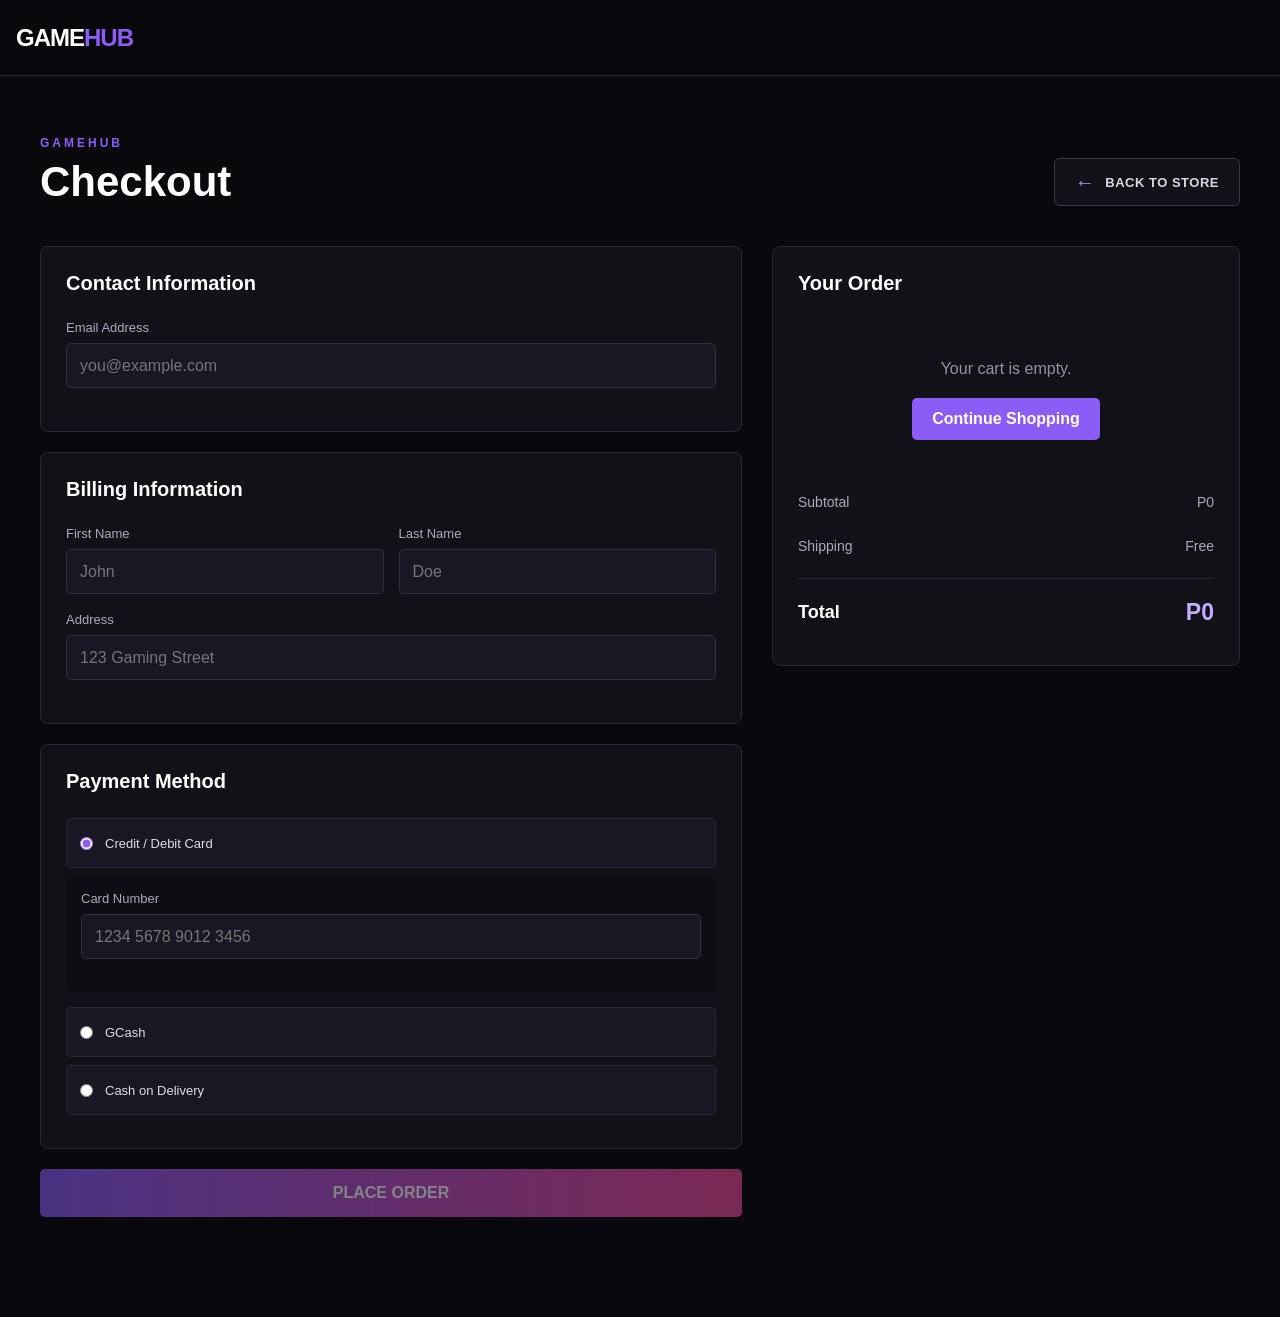
<file: checkout.html>
<!DOCTYPE html>
<html lang="en">
<head>
    <meta charset="UTF-8">
    <meta name="viewport" content="width=device-width, initial-scale=1.0">
    <title>GameHub - Checkout</title>
    <link rel="stylesheet" href="css/style.css">
</head>
<body>

<header>
    <nav class="navbar">
        <a href="index.html" class="logo">GAME<span>HUB</span></a>
    </nav>
</header>

<main class="checkout-page">

    <div class="checkout-header">
        <div class="checkout-header-top">
            <div>
                <p>GAMEHUB</p>
                <h1>Checkout</h1>
            </div>

            <a href="index.html" class="back-store-btn">
                <span>←</span>
                BACK TO STORE
            </a>
        </div>
    </div>

    <div class="checkout-layout">

        <section class="checkout-form">

            <div class="checkout-box">
                <h2>Contact Information</h2>

                <label for="email">Email Address</label>
                <input
                    type="email"
                    id="email"
                    placeholder="you@example.com"
                    required
                >
            </div>

            <div class="checkout-box">
                <h2>Billing Information</h2>

                <div class="input-row">
                    <div>
                        <label for="firstName">First Name</label>
                        <input
                            type="text"
                            id="firstName"
                            placeholder="John"
                            required
                        >
                    </div>

                    <div>
                        <label for="lastName">Last Name</label>
                        <input
                            type="text"
                            id="lastName"
                            placeholder="Doe"
                            required
                        >
                    </div>
                </div>

                <label for="address">Address</label>
                <input
                    type="text"
                    id="address"
                    placeholder="123 Gaming Street"
                    required
                >
            </div>

            <div class="checkout-box">
                <h2>Payment Method</h2>

                <label class="payment-option">
                    <input type="radio" name="payment" value="card" checked>
                    <span>Credit / Debit Card</span>
                </label>

                <div class="card-fields">
                    <label for="cardNumber">Card Number</label>
                    <input
                        type="text"
                        id="cardNumber"
                        placeholder="1234 5678 9012 3456"
                    >
                </div>

                <label class="payment-option">
                    <input type="radio" name="payment" value="gcash">
                    <span>GCash</span>
                </label>

                <label class="payment-option">
                    <input type="radio" name="payment" value="cod">
                    <span>Cash on Delivery</span>
                </label>
            </div>

            <button class="place-order" id="placeOrder">
                PLACE ORDER
            </button>

        </section>

        <aside class="order-summary">
            <div class="checkout-box">
                <h2>Your Order</h2>

                <div id="checkoutItems"></div>

                <div class="summary-line">
                    <span>Subtotal</span>
                    <span id="subtotal">P0.00</span>
                </div>

                <div class="summary-line">
                    <span>Shipping</span>
                    <span>Free</span>
                </div>

                <div class="summary-line total-line">
                    <strong>Total</strong>
                    <strong id="checkoutTotal">P0.00</strong>
                </div>
            </div>
        </aside>

    </div>
</main>

<div class="success-modal" id="successModal">
    <div class="success-content">

        <div class="success-icon">✓</div>

        <h2>Order Placed!</h2>

        <p>Thank you for your purchase!</p>
        <p>Your order has been successfully placed.</p>

        <button id="backToStore" onclick="window.location.href='index.html'">
            Back to Store
        </button>


    </div>
</div>

<script src="js/checkout.js"></script>
</body>
</html>
</file>
<file: css/style.css>
* {
    margin: 0;
    padding: 0;
    box-sizing: border-box;
}

:root {
    --purple: #8b5cf6;
    --purple-dark: #6d28d9;
    --pink: #ec4899;
    --dark: #08080d;
    --dark-2: #11111a;
    --dark-3: #181824;
    --text: #fff;
    --muted: #9292a5;
    --border: #292936;
}

html {
    scroll-behavior: smooth;
}

body {
    font-family: Arial, Helvetica, sans-serif;
    color: var(--text);
    background: var(--dark);
}

body.modal-open {
    overflow: hidden;
}

button,
input {
    font: inherit;
}

button {
    border: 0;
    cursor: pointer;
}

a {
    color: inherit;
    text-decoration: none;
}

header {
    position: sticky;
    top: 0;
    z-index: 100;
    background: rgba(8, 8, 13, .94);
    backdrop-filter: blur(15px);
    border-bottom: 1px solid var(--border);
}

.navbar {
    width: min(1250px, calc(100% - 32px));
    min-height: 75px;
    margin: 0 auto;
    padding: 15px 0;
    display: flex;
    align-items: center;
    justify-content: space-between;
    gap: 30px;
}

.logo {
    flex-shrink: 0;
    font-size: 24px;
    font-weight: 900;
    letter-spacing: -1px;
    white-space: nowrap;
}

.logo span {
    color: var(--purple);
}

.search-box {
    flex: 1 1 460px;
    max-width: 520px;
    min-width: 260px;
    width: 100%;
    height: 44px;
    display: flex;
    overflow: hidden;
    background: var(--dark-3);
    border: 1px solid var(--border);
    border-radius: 7px;
}

.search-box input {
    flex: 1 1 auto;
    min-width: 0;
    width: 100%;
    padding: 0 15px;
    color: white;
    background: transparent;
    border: 0;
    outline: 0;
}

.search-box input::placeholder {
    color: #707080;
}

.search-box button {
    flex-shrink: 0;
    min-width: 120px;
    padding: 0 20px;
    color: white;
    background: var(--purple);
    font-weight: 700;
    white-space: nowrap;
    line-height: 1;
}

.search-box button:hover {
    background: var(--purple-dark);
}

.cart-btn {
    padding: 10px 15px;
    color: white;
    background: var(--purple);
    border-radius: 5px;
    font-weight: 800;
}

.cart-btn:hover {
    background: var(--purple-dark);
}

#cartCount {
    min-width: 24px;
    height: 24px;
    margin-left: 6px;
    display: inline-flex;
    align-items: center;
    justify-content: center;
    color: #4c1d95;
    background: #ddd6fe;
    border-radius: 50%;
    font-size: 13px;
    font-weight: 900;
}

.hero {
    min-height: 650px;
    display: flex;
    align-items: center;
    background:
        linear-gradient(90deg, #08080d 0%, rgba(8, 8, 13, .86) 35%, rgba(8, 8, 13, .25) 100%),
        url("../assets/bg.jpg") center/cover;
}

.hero-content {
    width: min(1250px, calc(100% - 32px));
    margin: 0 auto;
    padding: 60px 0;
}

.hero-label,
.section-label,
.banner p,
.checkout-header p {
    font-weight: 800;
    letter-spacing: 3px;
}

.hero-label {
    margin-bottom: 20px;
    color: #b69cff;
    font-size: 14px;
}

.hero h1 {
    max-width: 700px;
    margin-bottom: 30px;
    font-size: clamp(48px, 7vw, 85px);
    line-height: .9;
    letter-spacing: -4px;
}

.hero-content > p:not(.hero-label) {
    max-width: 500px;
    margin-bottom: 30px;
    color: #c0c0cc;
    font-size: 18px;
    line-height: 1.6;
}

.hero-btn,
#modalCartBtn,
.checkout-btn,
.place-order {
    color: white;
    background: linear-gradient(90deg, var(--purple), var(--pink));
    font-weight: 800;
}

.hero-btn {
    padding: 15px 28px;
    border-radius: 5px;
}

.hero-btn:hover {
    transform: translateY(-2px);
    box-shadow: 0 10px 30px rgba(139, 92, 246, .3);
}

.games-section {
    width: min(1250px, calc(100% - 32px));
    margin: 0 auto;
    padding: 90px 0;
}

.section-heading {
    margin-bottom: 40px;
    display: flex;
    align-items: end;
    justify-content: space-between;
    gap: 30px;
}

.section-label {
    margin-bottom: 8px;
    color: var(--purple);
    font-size: 12px;
}

.section-heading h2 {
    font-size: 38px;
}

.filters {
    display: flex;
    flex-wrap: wrap;
    gap: 8px;
}

.filter {
    padding: 10px 17px;
    color: #aaaabb;
    background: var(--dark-3);
    border: 1px solid var(--border);
    border-radius: 5px;
}

.filter:hover,
.filter.active {
    color: white;
    background: var(--purple);
    border-color: var(--purple);
}

.game-grid {
    display: grid;
    grid-template-columns: repeat(4, 1fr);
    gap: 22px;
}

.game-grid > .empty-checkout {
    grid-column: 1 / -1;
    min-height: 250px;
    display: flex;
    flex-direction: column;
    align-items: center;
    justify-content: center;
    padding: 40px 20px;
    text-align: center;
}

.empty-checkout h2 {
    margin-bottom: 5px;
    color: #9292a5;
}

.empty-checkout p {
    color: #9292a5;
}

.game-card {
    overflow: hidden;
    background: var(--dark-2);
    border: 1px solid var(--border);
    border-radius: 8px;
    cursor: pointer;
    transition: .25s;
}

.game-card:hover {
    transform: translateY(-7px);
    border-color: #4a3b70;
    box-shadow: 0 20px 40px rgba(0, 0, 0, .4);
}

.game-image {
    height: 280px;
    position: relative;
    overflow: hidden;
}

.game-image img {
    width: 100%;
    height: 100%;
    display: block;
    object-fit: cover;
    transition: .35s;
}

.game-card:hover .game-image img {
    transform: scale(1.07);
}

.game-tag {
    position: absolute;
    top: 12px;
    left: 12px;
    padding: 6px 9px;
    color: white;
    background: var(--purple);
    border-radius: 4px;
    font-size: 10px;
    font-weight: 800;
    text-transform: uppercase;
}

.game-info {
    padding: 18px;
}

.game-genre {
    color: var(--muted);
    font-size: 11px;
    letter-spacing: 1px;
    text-transform: uppercase;
}

.game-name {
    margin: 8px 0;
    font-size: 19px;
}

.game-bottom {
    display: flex;
    align-items: center;
    justify-content: space-between;
}

.price {
    font-size: 19px;
    font-weight: 800;
    color: #22d3ee;
}

.add-btn {
    width: 38px;
    height: 38px;
    color: white;
    background: var(--purple);
    border-radius: 5px;
    font-size: 21px;
}

.add-btn:hover {
    background: var(--pink);
}

.banner {
    max-width: 1210px;
    min-height: 300px;
    margin: 0 auto 90px;
    padding: 50px;
    display: flex;
    align-items: center;
    background:
        linear-gradient(90deg, rgba(20, 10, 45, .96), rgba(30, 10, 55, .6)),
        url("https://images.unsplash.com/photo-1550745165-9bc0b252726f?auto=format&fit=crop&w=1600&q=80") center/cover;
    border-radius: 10px;
}

.banner p {
    margin-bottom: 12px;
    color: #c4a8ff;
    font-size: 12px;
}

.banner h2 {
    margin-bottom: 25px;
    font-size: 42px;
    line-height: 1;
}

.banner button {
    padding: 13px 23px;
    color: white;
    background: var(--purple);
    border-radius: 5px;
    font-weight: 800;
}

.cart-overlay,
.game-modal,
.success-modal {
    position: fixed;
    inset: 0;
    background: rgba(0, 0, 0, .8);
    backdrop-filter: blur(8px);
}

.cart-overlay {
    z-index: 199;
    display: none;
    background: rgba(0, 0, 0, .65);
}

.cart-overlay.show {
    display: block;
}

.cart-sidebar {
    position: fixed;
    top: 0;
    right: -440px;
    z-index: 200;
    width: 440px;
    max-width: 100%;
    height: 100vh;
    display: flex;
    flex-direction: column;
    background: #111118;
    border-left: 1px solid var(--border);
    transition: .3s;
}

.cart-sidebar.open {
    right: 0;
}

.cart-header {
    height: 75px;
    padding: 0 25px;
    display: flex;
    align-items: center;
    justify-content: space-between;
    border-bottom: 1px solid var(--border);
}

.cart-header h2 {
    font-size: 22px;
}

#closeCart,
.modal-close {
    color: white;
    background: transparent;
}

#closeCart {
    font-size: 32px;
}

.cart-items {
    flex: 1;
    overflow-y: auto;
    padding: 20px;
}

.empty-cart,
.empty-checkout {
    padding: 40px 20px;
    color: var(--muted);
    text-align: center;
}

.empty-checkout button {
    margin-top: 20px;
    padding: 12px 20px;
    color: white;
    background: var(--purple);
    border-radius: 5px;
    font-weight: 700;
}

.cart-item,
.summary-game {
    display: flex;
    gap: 14px;
    padding: 15px 0;
    border-bottom: 1px solid var(--border);
}

.cart-item img,
.summary-game img {
    width: 75px;
    height: 85px;
    object-fit: cover;
    border-radius: 5px;
}

.cart-item-info,
.summary-game-info {
    flex: 1;
}

.cart-item-info h3,
.summary-game-info h3 {
    margin-bottom: 8px;
    font-size: 15px;
}

.cart-item-price,
.summary-game-price {
    color: #c4adff;
    font-weight: 700;
}

.quantity,
.checkout-quantity {
    display: flex;
    align-items: center;
    gap: 10px;
    margin-top: 10px;
}

.quantity button,
.checkout-quantity button {
    width: 28px;
    height: 28px;
    color: white;
    background: #252532;
    border-radius: 4px;
}

.remove-btn,
.checkout-remove {
    margin-top: 8px;
    padding: 5px 9px;
    color: #ef4444;
    background: transparent;
    border: 1px solid #3a2025;
    border-radius: 4px;
    font-size: 11px;
}

.remove-btn:hover,
.checkout-remove:hover {
    color: white;
    background: #ef4444;
}

.cart-footer {
    padding: 25px;
    border-top: 1px solid var(--border);
}

.cart-total,
.summary-line {
    display: flex;
    align-items: center;
    justify-content: space-between;
}

.cart-total {
    margin-bottom: 20px;
}

.cart-total strong,
.total-line strong:last-child {
    color: #c4adff;
    font-size: 23px;
}

.checkout-btn,
.place-order {
    width: 100%;
    padding: 15px;
    border-radius: 5px;
}

.toast {
    position: fixed;
    right: 25px;
    bottom: 25px;
    z-index: 1000;
    padding: 14px 20px;
    color: white;
    background: #252532;
    border: 1px solid #39394b;
    border-radius: 6px;
    transform: translateY(100px);
    opacity: 0;
    transition: .3s;
}

.toast.show {
    transform: translateY(0);
    opacity: 1;
}

.game-modal,
.success-modal {
    z-index: 500;
    display: none;
    align-items: center;
    justify-content: center;
    padding: 20px;
}

.game-modal.show,
.success-modal.show {
    display: flex;
}

.modal-content {
    position: relative;
    width: 850px;
    max-width: 100%;
    max-height: 90vh;
    display: grid;
    grid-template-columns: 40% 60%;
    overflow: hidden;
    background: #111118;
    border: 1px solid #30303e;
    border-radius: 10px;
}

.modal-content > img {
    width: 100%;
    height: 100%;
    min-height: 500px;
    object-fit: cover;
}

.modal-info {
    padding: 45px;
    overflow-y: auto;
}

.modal-close {
    position: absolute;
    top: 15px;
    right: 15px;
    z-index: 2;
    width: 38px;
    height: 38px;
    background: rgba(0, 0, 0, .6);
    border-radius: 50%;
    font-size: 25px;
}

.modal-info > span {
    color: #a78bfa;
    font-size: 12px;
    font-weight: 800;
    letter-spacing: 2px;
    text-transform: uppercase;
}

.modal-info h2 {
    margin: 12px 0;
    font-size: 38px;
}

#modalDescription {
    margin-bottom: 30px;
    color: #a5a5b5;
    line-height: 1.8;
}

.modal-details {
    display: grid;
    grid-template-columns: repeat(2, 1fr);
    gap: 12px;
    margin-bottom: 30px;
}

.modal-details div {
    padding: 14px;
    background: #1a1a24;
    border: 1px solid var(--border);
    border-radius: 6px;
}

.modal-details span {
    display: block;
    margin-bottom: 7px;
    color: #777788;
    font-size: 11px;
    text-transform: uppercase;
}

.modal-details strong {
    font-size: 13px;
}

.modal-bottom {
    padding-top: 20px;
    display: flex;
    align-items: center;
    justify-content: space-between;
    gap: 20px;
    border-top: 1px solid var(--border);
}

.modal-bottom > strong {
    color: #c4adff;
    font-size: 28px;
}

#modalCartBtn {
    padding: 14px 22px;
    border-radius: 5px;
}

footer {
    padding: 60px 20px 20px;
    background: #050507;
    border-top: 1px solid var(--border);
}

.footer-content {
    width: min(1250px, calc(100% - 32px));
    margin: 0 auto;
    display: grid;
    grid-template-columns: 1fr 1fr;
    gap: 60px;
}

.footer-brand p {
    max-width: 350px;
    margin-top: 15px;
    color: var(--muted);
    line-height: 1.7;
}

.footer-contact {
    display: flex;
    flex-direction: column;
    align-items: flex-start;
    gap: 12px;
}

.footer-contact h3 {
    margin-bottom: 5px;
    color: white;
    font-size: 15px;
    letter-spacing: 1px;
}

.footer-contact a {
    color: var(--muted);
    font-size: 14px;
    transition: .25s;
}

.footer-contact a:hover {
    color: var(--purple);
}

.copyright {
    width: min(1250px, calc(100% - 32px));
    margin: 50px auto 0;
    padding-top: 20px;
    color: #555563;
    border-top: 1px solid var(--border);
    font-size: 12px;
    text-align: center;
}

.checkout-page {
    width: min(1200px, calc(100% - 32px));
    margin: 0 auto;
    padding: 60px 0 100px;
}

.checkout-header {
    margin-bottom: 40px;
}

.checkout-header p {
    margin-bottom: 8px;
    color: var(--purple);
    font-size: 12px;
}

.checkout-header h1 {
    font-size: 42px;
}

.checkout-header-top {
    display: flex;
    align-items: flex-end;
    justify-content: space-between;
    gap: 25px;
}

.back-store-btn {
    display: inline-flex;
    align-items: center;
    gap: 10px;
    padding: 13px 20px;
    color: #d8d8e5;
    background: #111118;
    border: 1px solid #39394a;
    border-radius: 6px;
    font-size: 13px;
    font-weight: 800;
    letter-spacing: .5px;
    transition: .25s ease;
}

.back-store-btn span {
    color: #a78bfa;
    font-size: 20px;
    line-height: 1;
    transition: .25s ease;
}

.back-store-btn:hover {
    color: white;
    background: #1b1b27;
    border-color: var(--purple);
    transform: translateX(-3px);
    box-shadow: 0 8px 25px rgba(139, 92, 246, .15);
}

.back-store-btn:hover span {
    transform: translateX(-3px);
    color: #c4adff;
}

.checkout-layout {
    display: grid;
    grid-template-columns: 1.5fr 1fr;
    gap: 30px;
    align-items: start;
}

.checkout-form {
    display: flex;
    flex-direction: column;
    gap: 20px;
}

.checkout-box {
    padding: 25px;
    background: #111118;
    border: 1px solid var(--border);
    border-radius: 8px;
}

.checkout-box h2 {
    margin-bottom: 25px;
    font-size: 20px;
}

.checkout-box label {
    display: block;
    margin-bottom: 8px;
    color: #aaaabb;
    font-size: 13px;
}

.checkout-box input {
    width: 100%;
    height: 45px;
    margin-bottom: 18px;
    padding: 0 13px;
    color: white;
    background: var(--dark-3);
    border: 1px solid #30303e;
    border-radius: 5px;
    outline: none;
}

.checkout-box input:focus {
    border-color: var(--purple);
}

.input-row {
    display: grid;
    grid-template-columns: 1fr 1fr;
    gap: 15px;
}

.payment-option {
    min-height: 50px;
    margin-bottom: 10px;
    padding: 13px;
    display: flex !important;
    align-items: center;
    gap: 12px;
    color: #dddde5 !important;
    background: var(--dark-3);
    border: 1px solid var(--border);
    border-radius: 5px;
}

.payment-option input {
    width: auto;
    height: auto;
    margin: 0;
    accent-color: var(--purple);
}

.card-fields {
    padding: 15px;
    margin-bottom: 15px;
    background: #0d0d13;
    border-radius: 5px;
}

.order-summary {
    position: sticky;
    top: 100px;
}

.summary-game img {
    width: 60px;
    height: 70px;
}

.summary-game-price {
    font-size: 18px;
    font-weight: 800;
}

.checkout-quantity {
    margin-top: 10px;
}

.summary-line {
    padding: 14px 0;
    color: #aaaabb;
    font-size: 14px;
}

.total-line {
    margin-top: 10px;
    padding-top: 20px;
    color: white;
    border-top: 1px solid var(--border);
    font-size: 18px;
}

.success-content {
    width: 450px;
    max-width: 100%;
    padding: 45px 30px;
    text-align: center;
    background: #111118;
    border: 1px solid #30303e;
    border-radius: 10px;
    box-shadow: 0 25px 80px rgba(0, 0, 0, .6);
}

.success-icon {
    width: 70px;
    height: 70px;
    margin: 0 auto 20px;
    display: flex;
    align-items: center;
    justify-content: center;
    color: white;
    background: #22c55e;
    border-radius: 50%;
    font-size: 35px;
    font-weight: bold;
}

.success-content h2 {
    margin-bottom: 15px;
    font-size: 30px;
}

.success-content p {
    margin-bottom: 8px;
    color: #9999aa;
}

#backToStore {
    width: 100%;
    margin-top: 20px;
    padding: 15px;
    color: white;
    background: linear-gradient(90deg, var(--purple), var(--pink));
    border-radius: 5px;
    font-weight: 800;
}

/* =========================
   RESPONSIVE FIXES
   ========================= */

@media (max-width: 1100px) {
    .navbar,
    .hero-content,
    .games-section,
    .footer-content,
    .copyright {
        max-width: 100%;
    }

    .navbar {
        gap: 20px;
    }

    .search-box {
        width: 100%;
        max-width: 430px;
    }

    .game-grid {
        grid-template-columns: repeat(3, minmax(0, 1fr));
    }

    .banner {
        margin-left: 20px;
        margin-right: 20px;
    }
}

@media (max-width: 900px) {
    .game-grid {
        grid-template-columns: repeat(2, minmax(0, 1fr));
    }

    .section-heading {
        align-items: flex-start;
        flex-direction: column;
    }

    .filters {
        width: 100%;
    }

    .hero {
        min-height: 580px;
    }

    .hero-content {
        padding: 50px 25px;
    }

    .checkout-layout {
        grid-template-columns: 1fr;
    }

    .order-summary {
        position: static;
        grid-row: 1;
    }

    .checkout-form {
        grid-row: 2;
    }

    .modal-content {
        width: min(850px, 95vw);
        grid-template-columns: 1fr;
        max-height: 90vh;
        overflow-y: auto;
    }

    .modal-content > img {
        width: 100%;
        height: 300px;
        min-height: 0;
    }

    .modal-info {
        padding: 30px;
    }

    .footer-content {
        grid-template-columns: 1fr;
        gap: 35px;
    }
}

@media (max-width: 700px) {
    .navbar {
        min-height: auto;
        padding: 14px 16px;
        flex-wrap: wrap;
        gap: 12px;
    }

    .logo {
        font-size: 21px;
    }

    .cart-btn {
        margin-left: auto;
        padding: 9px 12px;
    }

    .search-box {
        order: 3;
        width: 100%;
        max-width: none;
        flex-basis: 100%;
    }

    .search-box button {
        min-width: 96px;
    }

    .hero {
        min-height: 520px;
        background:
            linear-gradient(
                180deg,
                rgba(8, 8, 13, .82),
                rgba(8, 8, 13, .95)
            ),
            url("../assets/bg.jpg") center/cover;
    }

    .hero-content {
        padding: 60px 20px;
    }

    .hero h1 {
        max-width: 100%;
        font-size: clamp(42px, 12vw, 60px);
        line-height: .95;
        letter-spacing: -2px;
    }

    .hero-content > p:not(.hero-label) {
        font-size: 16px;
        line-height: 1.5;
    }

    .games-section {
        padding: 55px 16px;
    }

    .section-heading {
        margin-bottom: 28px;
    }

    .section-heading h2 {
        font-size: 32px;
    }

    .filters {
        gap: 6px;
    }

    .filter {
        padding: 8px 12px;
        font-size: 13px;
    }

    .game-grid {
        grid-template-columns: 1fr;
        gap: 16px;
    }

    .game-image {
        height: clamp(240px, 70vw, 360px);
    }

    .game-info {
        padding: 16px;
    }

    .banner {
        min-height: 280px;
        margin: 0 16px 55px;
        padding: 35px 25px;
    }

    .banner h2 {
        font-size: clamp(28px, 8vw, 38px);
    }

    .cart-sidebar {
        width: 100%;
        right: -100%;
    }

    .cart-header {
        height: 65px;
        padding: 0 18px;
    }

    .cart-items {
        padding: 15px;
    }

    .cart-footer {
        padding: 18px;
    }

    .toast {
        right: 15px;
        left: 15px;
        bottom: 15px;
        text-align: center;
    }

    .modal-content {
        width: 100%;
        max-height: 94vh;
        border-radius: 8px;
    }

    .modal-content > img {
        height: 220px;
    }

    .modal-info {
        padding: 22px 18px;
    }

    .modal-info h2 {
        padding-right: 35px;
        font-size: 30px;
    }

    .modal-details {
        grid-template-columns: 1fr 1fr;
    }

    .modal-bottom {
        align-items: stretch;
        flex-direction: column;
    }

    #modalCartBtn {
        width: 100%;
    }

    footer {
        padding: 45px 16px 20px;
    }
}

@media (max-width: 550px) {
    .hero-label,
    .section-label,
    .banner p,
    .checkout-header p {
        letter-spacing: 2px;
    }

    .hero h1 {
        font-size: 44px;
    }

    .hero-btn {
        width: 100%;
        text-align: center;
    }

    .game-image {
        height: 300px;
    }

    .banner {
        padding: 30px 20px;
    }

    .banner button {
        width: 100%;
    }

    .checkout-page {
        padding: 35px 15px 70px;
    }

    .checkout-header {
        margin-bottom: 28px;
    }

    .checkout-header-top {
        align-items: stretch;
        flex-direction: column;
        gap: 18px;
    }

    .checkout-header h1 {
        font-size: 34px;
    }

    .back-store-btn {
        width: 100%;
        justify-content: center;
    }

    .checkout-box {
        padding: 18px;
    }

    .checkout-box h2 {
        margin-bottom: 20px;
    }

    .input-row {
        grid-template-columns: 1fr;
        gap: 0;
    }

    .modal-details {
        grid-template-columns: 1fr;
    }

    .success-content {
        padding: 35px 20px;
    }

    .success-content h2 {
        font-size: 26px;
    }
}

@media (max-width: 400px) {
    .navbar {
        padding: 12px;
    }

    .logo {
        font-size: 19px;
    }

    .cart-btn {
        font-size: 13px;
        padding: 8px 10px;
    }

    .hero-content {
        padding: 45px 16px;
    }

    .hero h1 {
        font-size: 40px;
    }

    .games-section {
        padding-left: 12px;
        padding-right: 12px;
    }

    .game-image {
        height: 260px;
    }

    .game-bottom {
        gap: 10px;
    }

    .price {
        font-size: 17px;
    }

    .modal-content > img {
        height: 190px;
    }

    .modal-info {
        padding: 20px 15px;
    }

    .modal-info h2 {
        font-size: 27px;
    }
}

/* Prevent long text from breaking layouts */
img {
    max-width: 100%;
}

h1,
h2,
h3,
p,
button,
a {
    overflow-wrap: anywhere;
}

/* Better touch targets */
@media (pointer: coarse) {
    .filter,
    .cart-btn,
    .hero-btn,
    .banner button,
    .add-btn,
    .quantity button,
    .checkout-quantity button,
    .back-store-btn {
        min-height: 44px;
    }
}
</file>
